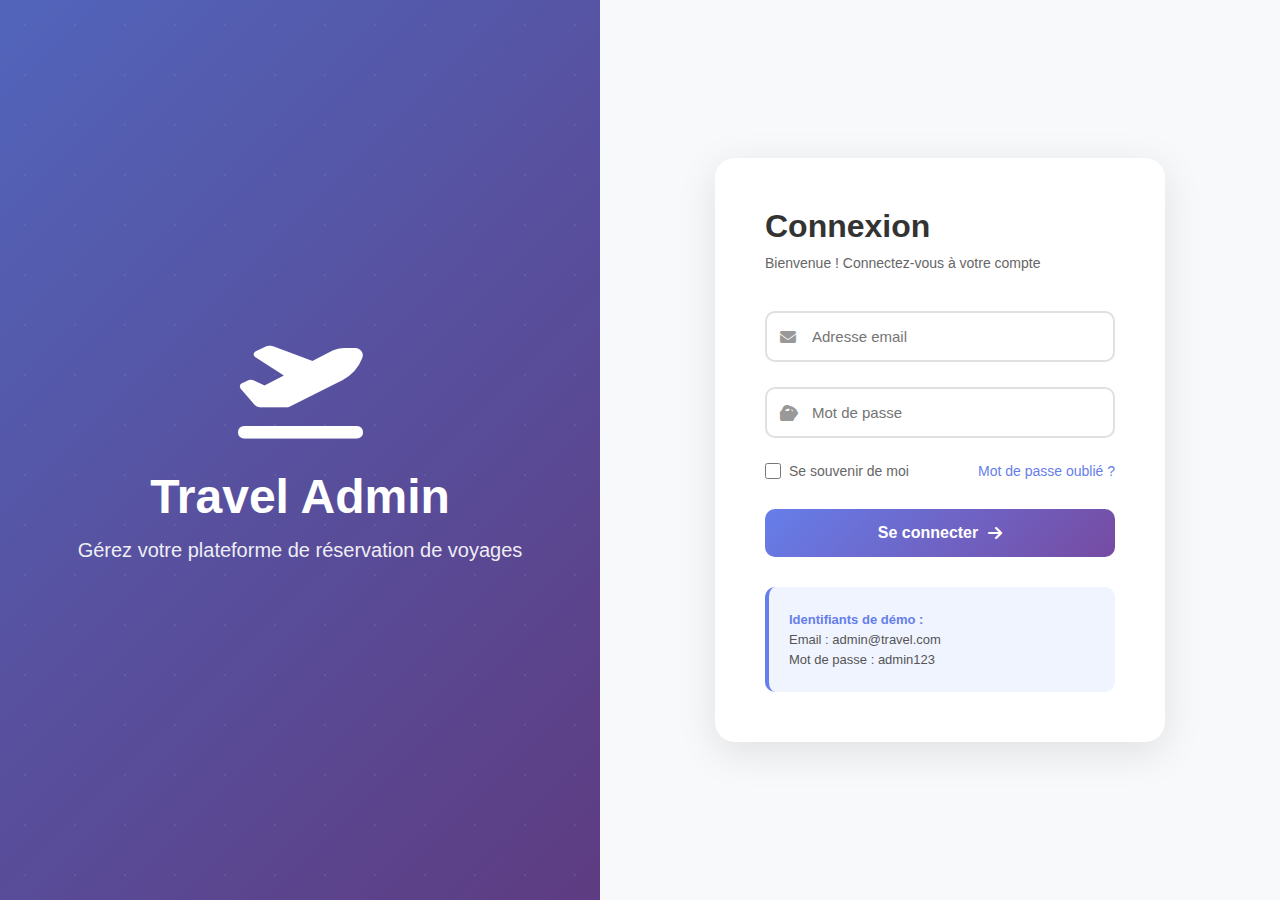
<file: login.html>
<!DOCTYPE html>
<html lang="fr">
<head>
    <meta charset="UTF-8">
    <meta name="viewport" content="width=device-width, initial-scale=1.0">
    <title>Connexion - Admin Travel Dashboard</title>
    <link rel="stylesheet" href="css/login.css">
    <link rel="stylesheet" href="https://cdnjs.cloudflare.com/ajax/libs/font-awesome/6.4.0/css/all.min.css">
</head>
<body>
    <div class="login-container">
        <div class="login-left">
            <div class="overlay"></div>
            <div class="content">
                <i class="fas fa-plane-departure"></i>
                <h1>Travel Admin</h1>
                <p>Gérez votre plateforme de réservation de voyages</p>
            </div>
        </div>
        
        <div class="login-right">
            <div class="login-box">
                <h2>Connexion</h2>
                <p class="subtitle">Bienvenue ! Connectez-vous à votre compte</p>
                
                <form id="loginForm">
                    <div class="input-group">
                        <i class="fas fa-envelope"></i>
                        <input type="email" id="email" placeholder="Adresse email" required>
                    </div>
                    
                    <div class="input-group">
                        <i class="fas fa-lock"></i>
                        <input type="password" id="password" placeholder="Mot de passe" required>
                        <i class="fas fa-eye toggle-password" id="togglePassword"></i>
                    </div>
                    
                    <div class="options">
                        <label class="remember">
                            <input type="checkbox" id="remember">
                            <span>Se souvenir de moi</span>
                        </label>
                        <a href="#" class="forgot">Mot de passe oublié ?</a>
                    </div>
                    
                    <button type="submit" class="login-btn">
                        <span>Se connecter</span>
                        <i class="fas fa-arrow-right"></i>
                    </button>
                </form>
                
                <div class="demo-credentials">
                    <p><strong>Identifiants de démo :</strong></p>
                    <p>Email : admin@travel.com</p>
                    <p>Mot de passe : admin123</p>
                </div>
            </div>
        </div>
    </div>
    
    <script src="js/login.js"></script>
</body>
</html>
</file>
<file: css/login.css>
* {
    margin: 0;
    padding: 0;
    box-sizing: border-box;
}

body {
    font-family: 'Segoe UI', Tahoma, Geneva, Verdana, sans-serif;
    height: 100vh;
    overflow: hidden;
}

.login-container {
    display: flex;
    height: 100vh;
}

.login-left {
    flex: 1;
    background: linear-gradient(135deg, #667eea 0%, #764ba2 100%);
    position: relative;
    display: flex;
    align-items: center;
    justify-content: center;
    overflow: hidden;
}

.login-left::before {
    content: '';
    position: absolute;
    width: 200%;
    height: 200%;
    background: radial-gradient(circle, rgba(255,255,255,0.1) 1px, transparent 1px);
    background-size: 50px 50px;
    animation: moveBackground 20s linear infinite;
}

@keyframes moveBackground {
    0% { transform: translate(0, 0); }
    100% { transform: translate(50px, 50px); }
}

.overlay {
    position: absolute;
    top: 0;
    left: 0;
    right: 0;
    bottom: 0;
    background: rgba(0, 0, 0, 0.2);
}

.login-left .content {
    position: relative;
    z-index: 1;
    text-align: center;
    color: white;
}

.login-left .content i {
    font-size: 100px;
    margin-bottom: 30px;
    animation: float 3s ease-in-out infinite;
}

@keyframes float {
    0%, 100% { transform: translateY(0); }
    50% { transform: translateY(-20px); }
}

.login-left h1 {
    font-size: 48px;
    font-weight: 700;
    margin-bottom: 15px;
}

.login-left p {
    font-size: 20px;
    opacity: 0.9;
}

.login-right {
    flex: 1;
    display: flex;
    align-items: center;
    justify-content: center;
    background: #f8f9fa;
    padding: 40px;
}

.login-box {
    background: white;
    padding: 50px;
    border-radius: 20px;
    box-shadow: 0 10px 40px rgba(0, 0, 0, 0.1);
    width: 100%;
    max-width: 450px;
}

.login-box h2 {
    font-size: 32px;
    color: #333;
    margin-bottom: 10px;
}

.subtitle {
    color: #666;
    margin-bottom: 40px;
    font-size: 14px;
}

.input-group {
    position: relative;
    margin-bottom: 25px;
}

.input-group i {
    position: absolute;
    left: 15px;
    top: 50%;
    transform: translateY(-50%);
    color: #999;
}

.input-group input {
    width: 100%;
    padding: 15px 15px 15px 45px;
    border: 2px solid #e0e0e0;
    border-radius: 10px;
    font-size: 15px;
    transition: all 0.3s;
}

.input-group input:focus {
    outline: none;
    border-color: #667eea;
}

.toggle-password {
    position: absolute;
    right: 15px;
    left: auto;
    cursor: pointer;
}

.toggle-password:hover {
    color: #667eea;
}

.options {
    display: flex;
    justify-content: space-between;
    align-items: center;
    margin-bottom: 30px;
}

.remember {
    display: flex;
    align-items: center;
    cursor: pointer;
}

.remember input {
    margin-right: 8px;
    width: 16px;
    height: 16px;
    cursor: pointer;
}

.remember span {
    font-size: 14px;
    color: #666;
}

.forgot {
    color: #667eea;
    text-decoration: none;
    font-size: 14px;
    transition: color 0.3s;
}

.forgot:hover {
    color: #764ba2;
}

.login-btn {
    width: 100%;
    padding: 15px;
    background: linear-gradient(135deg, #667eea 0%, #764ba2 100%);
    color: white;
    border: none;
    border-radius: 10px;
    font-size: 16px;
    font-weight: 600;
    cursor: pointer;
    display: flex;
    align-items: center;
    justify-content: center;
    gap: 10px;
    transition: transform 0.3s, box-shadow 0.3s;
}

.login-btn:hover {
    transform: translateY(-2px);
    box-shadow: 0 5px 20px rgba(102, 126, 234, 0.4);
}

.login-btn i {
    transition: transform 0.3s;
}

.login-btn:hover i {
    transform: translateX(5px);
}

.demo-credentials {
    margin-top: 30px;
    padding: 20px;
    background: #f0f4ff;
    border-radius: 10px;
    border-left: 4px solid #667eea;
}

.demo-credentials p {
    font-size: 13px;
    color: #555;
    margin: 5px 0;
}

.demo-credentials strong {
    color: #667eea;
}

@media (max-width: 968px) {
    .login-container {
        flex-direction: column;
    }
    
    .login-left {
        display: none;
    }
    
    .login-right {
        flex: 1;
    }
    
    .login-box {
        padding: 30px;
    }
}
</file>
